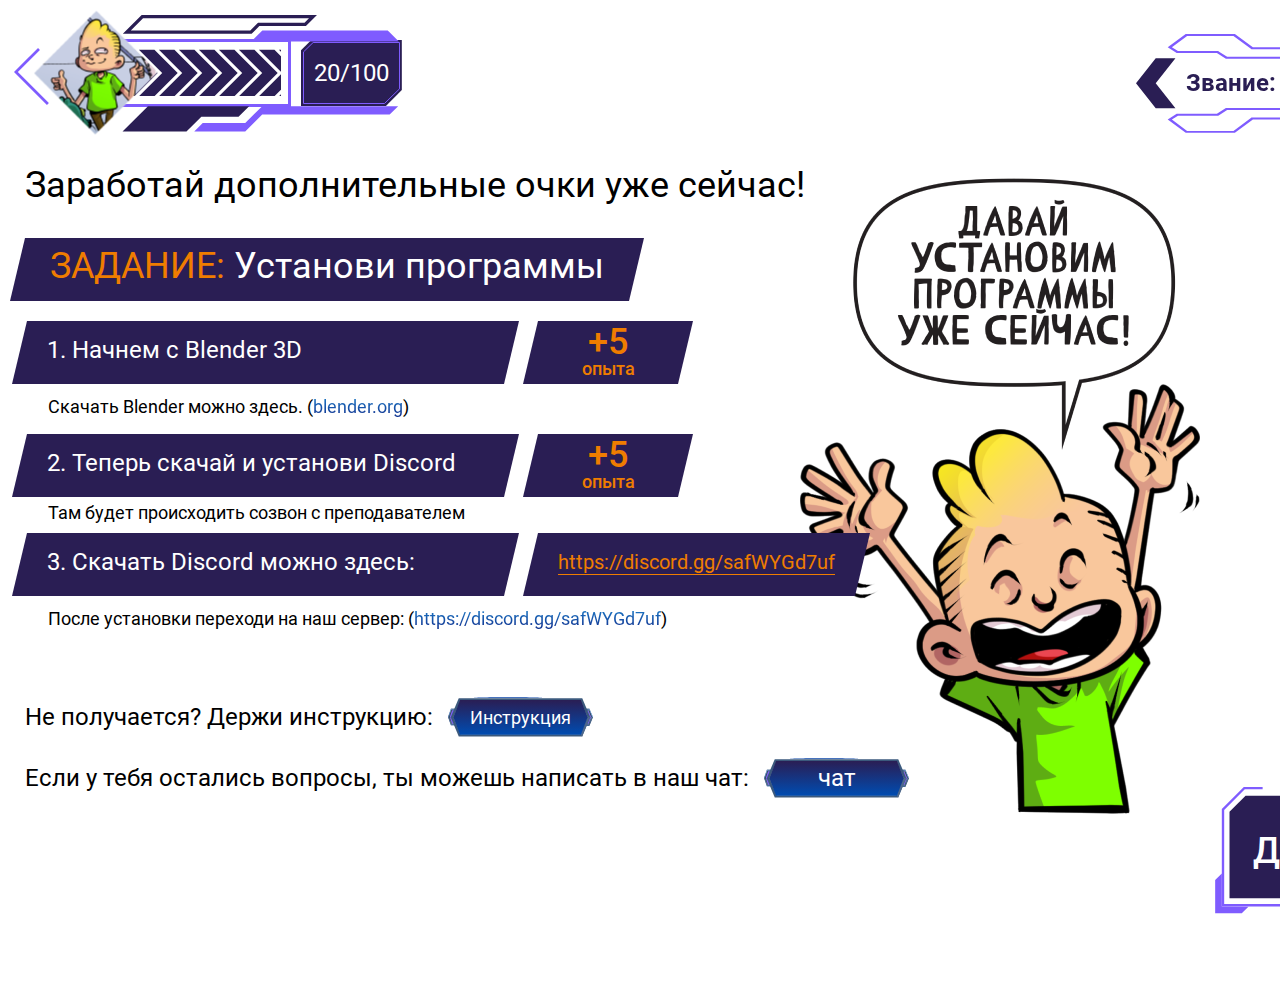
<file: index.html>
<!DOCTYPE html>

<html lang="ru">

<head>
	<meta charset="utf-8">
	<meta http-equiv="X-UA-Compatible" content="IE=edge" >
	<meta name="viewport" content="width=device-width, initial-scale=1.0">
	<meta name="description" content="">
	<link rel="stylesheet" type="text/css" href="style.css">
	<link rel="icon" type="image/png" href="favicon/favicon.ico" sizes="16x16">	
	<title>Komix</title>
</head>

<body>

	<div class="wrapper">

	<!-- Header -->
		
	<header>
		<div class="header_site">
			<div class="row">
				<div class="header_site_row">
					<div class="left">
						<div class="step_scale">
							<div>
								<div class="user_photo_wrapp">
									<img class="user_photo" src="img/user.jpg" alt="" />
								</div>
							</div>
							<div>
								<div class="scale_range_sect">
									<div class="scale_range_wrapp" style="width: 20%">
										<div class="scale_range"></div>
									</div>
									<div class="scale_range_vals">
										<p>20/100</p>
									</div>
								</div>
							</div>
						</div>
					</div>
					<div class="right">
						<div class="user_level">
							<img class="top_shape" src="img/user_level_top.svg" alt="" />
							<div>
								<p>Звание: <span class="orange">Senior</span></p>
							</div>
							<img class="bottom_shape" src="img/user_level_bottom.svg" alt="" />
						</div>
					</div>
				</div>
			</div>
		</div>								
	</header>

	<!-- /Header -->

	<!-- Content -->
		<div class="content">

		<!-- Section 1 - Main Page -->

		<section class="sect_1">
			<div class="row">
				<img class="comix_1" src='img/comix_1.png' alt="" />
				<div class="z_2">					
					<div class="setups_sect">
						<div class="h1_wrapp h1_wrapp_2">
							<h1>Заработай дополнительные очки уже сейчас! </h1>
						</div>					
						<div class="setups_wrapp">
							<div>
								<div class="setups_title shape_wrapp">
									<span class="left_shape"></span>
									<h2><span class="orange up">Задание:</span> Установи программы</h2>
									<span class="right_shape"></span>
								</div>
							</div>
							<div class="setups_items">
								<div class="setup_item">
									<div class="setup_item_two_cols">
										<div class="blue_figure shape_wrapp">
											<span class="left_shape"></span>
											<p>1. Начнем с Blender 3D</p>
											<span class="right_shape"></span>
										</div>
										<div class="blue_figure shape_wrapp">
											<span class="left_shape"></span>
											<div class="orange_vals">
												<p class="p_1">+5</p>
												<p>опыта</p>
											</div>
											<span class="right_shape"></span>
										</div>
									</div>
									<div class="setup_item_footer">
										<p>Скачать Blender можно здесь. (<a href="http://blender.org" class="blue_link">blender.org</a>)</p>
									</div>
								</div>
								<div class="setup_item">
									<div class="setup_item_two_cols">
										<div class="blue_figure shape_wrapp">
											<span class="left_shape"></span>
											<p>2. Теперь скачай и установи Discord</p>
											<span class="right_shape"></span>
										</div>
										<div class="blue_figure shape_wrapp">
											<span class="left_shape"></span>
											<div class="orange_vals">
												<p class="p_1">+5</p>
												<p>опыта</p>
											</div>
											<span class="right_shape"></span>
										</div>
									</div>
									<div class="setup_item_footer">
										<p>Там будет происходить созвон с преподавателем</p>
									</div>
								</div>
								<div class="setup_item">
									<div class="setup_item_two_cols">
										<div class="blue_figure shape_wrapp">
											<span class="left_shape"></span>
											<p>3. Скачать Discord можно здесь:</p>
											<span class="right_shape"></span>
										</div>
										<div class="blue_figure shape_wrapp">
											<span class="left_shape"></span>
											<div class="orange_vals">
												<p><a href="#" class="orange_link">https://discord.gg/safWYGd7uf</a></p>
											</div>
											<span class="right_shape"></span>
										</div>
									</div>
									<div class="setup_item_footer">
										<p>После установки переходи на наш сервер: (<a href="https://discord.gg/safWYGd7uf" class="blue_link">https://discord.gg/safWYGd7uf</a>)</p>
									</div>
								</div>
							</div>
						</div>
						<div class="page_footer">
							<div class="p_wrapp">
								<div>
									<p>Не получается? Держи инструкцию:</p>
								</div>
								<div>
									<a href="#" class="gradient_pill">Инструкция</a>
								</div>
							</div>
							<div class="p_wrapp">
								<div>
									<p>Если у тебя остались вопросы, ты можешь написать в наш чат:</p>
								</div>
								<div>
									<a href="#" class="gradient_pill gradient_pill_2">чат</a>
								</div>
							</div>
						</div>
					</div>
				</div>
			</div>
		</section>

		<!-- /Section 1 - Main Page -->

		</div>
	<!-- /Content -->

	<!-- Footer -->
	<footer class="footer_section pb_0">
		<div class="row">
			<div class="align_right">
				<a href="#" class="next_pill right_pill minus_top">Далее</a>
			</div>
		</div>
	</footer>
	<!-- /Footer -->

	</div>

	<link rel="stylesheet" type="text/css" href="responsive.css">
	<link rel="stylesheet" type="text/css" href="slick/slick.css">
	<link rel="stylesheet" type="text/css" href="vendors/css/jquery.mCustomScrollbar.css">
	<link rel="stylesheet" type="text/css" href="vendors/css/jquery.fancybox.css">
	<script src="vendors/js/jquery.js"></script>
	<script src="slick/slick.js"></script>
	<script type="text/javascript" src="vendors/js/jquery.mCustomScrollbar.concat.min.js"></script>
	<script src="vendors/js/jquery.fancybox.js"></script>
	<script src="js/scripts.js"></script>

</body>
</html>
</file>
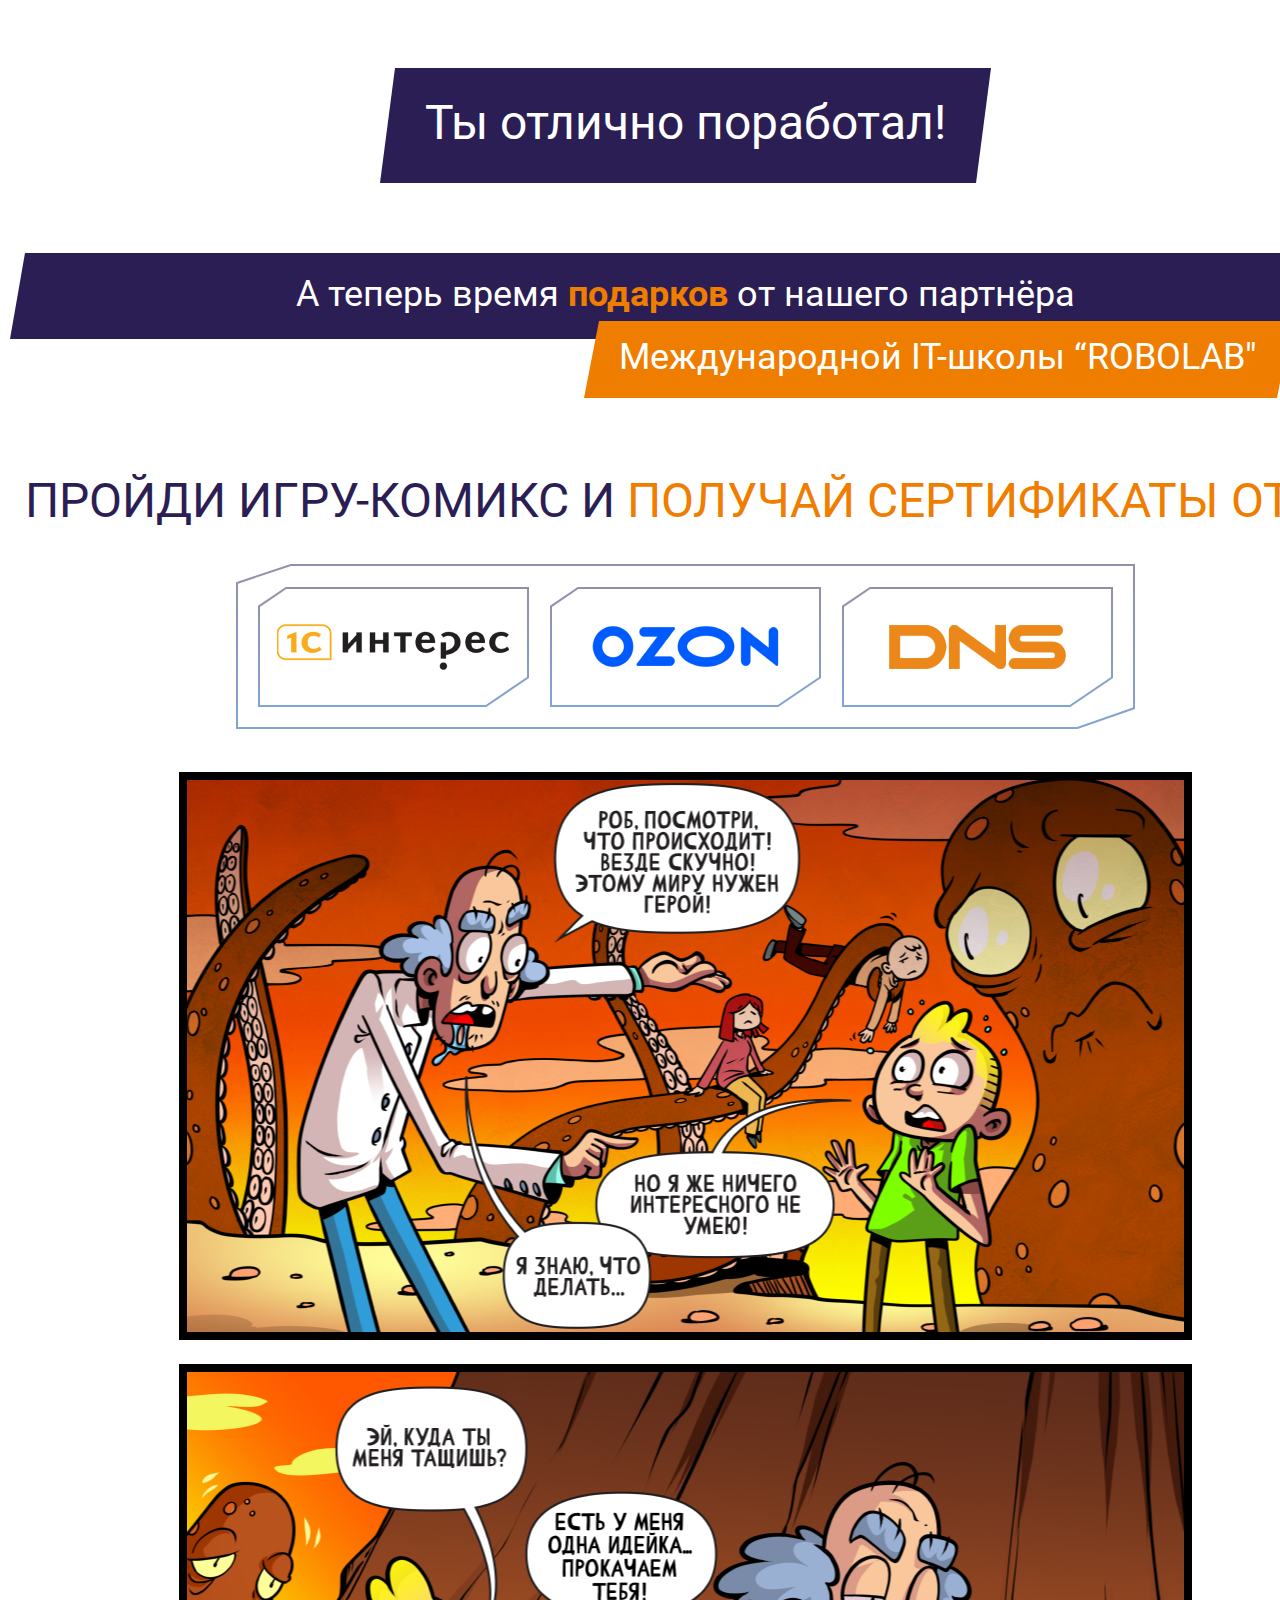
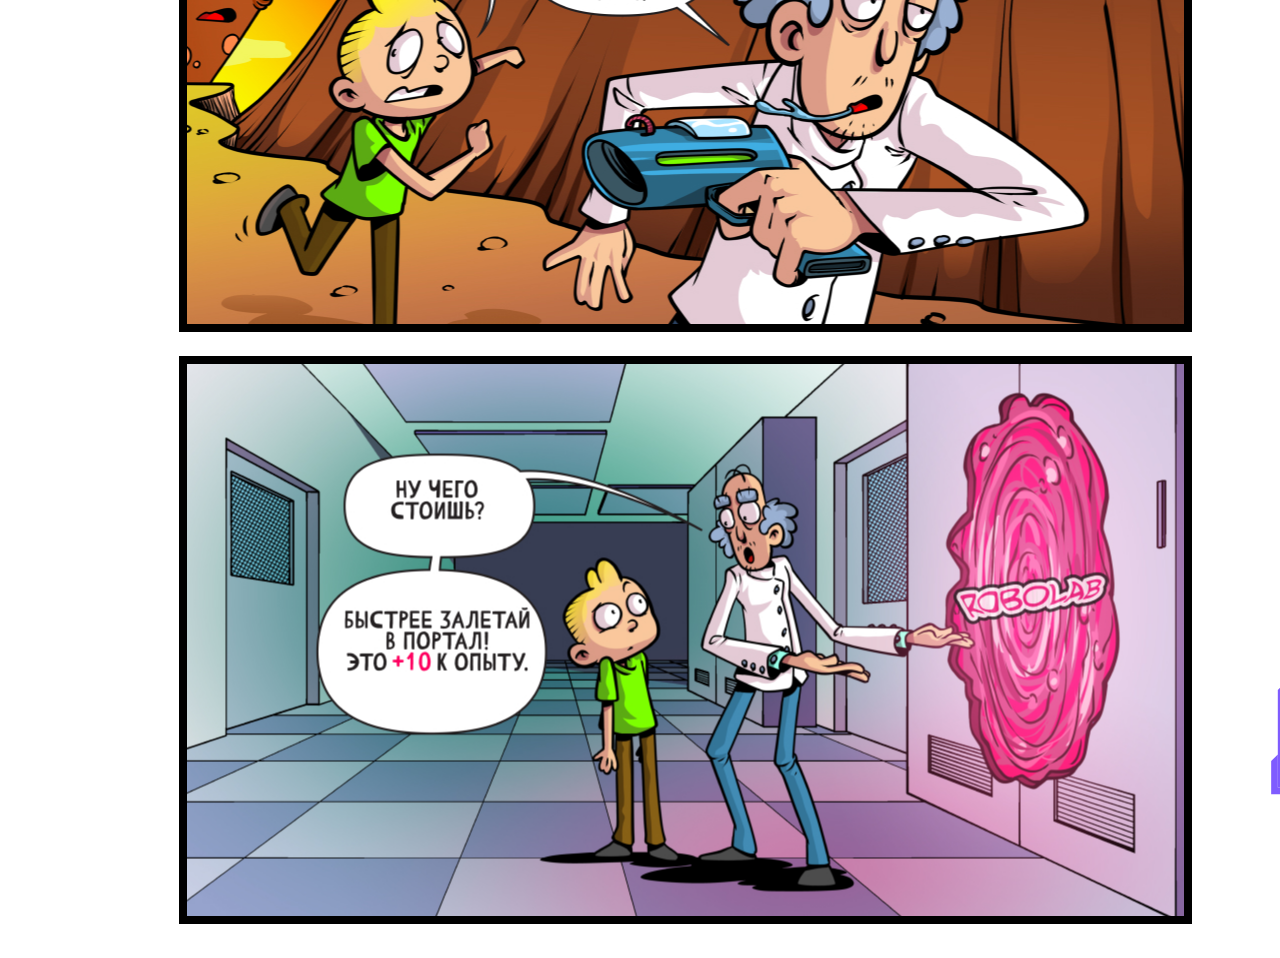
<file: index_main.html>
<!DOCTYPE html>

<html lang="ru">

<head>
	<meta charset="utf-8">
	<meta http-equiv="X-UA-Compatible" content="IE=edge" >
	<meta name="viewport" content="width=device-width, initial-scale=1.0">
	<meta name="description" content="">
	<link rel="stylesheet" type="text/css" href="style.css">
	<link rel="icon" type="image/png" href="favicon/favicon.ico" sizes="16x16">	
	<title>Komix</title>
</head>

<body>

	<div class="wrapper">

	<!-- Header -->
		
	<header>							
	</header>

	<!-- /Header -->

	<!-- Content -->
		<div class="content">

		<!-- Section 1 - Index Page -->

		<section class="sect_1_main">
			<div class="row">
				<div class="title_wrapp">
					<div class="blue_box_6 shape_wrapp">
						<span class="left_shape"></span>
						<p>Ты отлично поработал!</p>
						<span class="right_shape"></span>
					</div>
				</div>
				<div class="boxes_wrapp">
					<div>
						<div class="blue_box_5 blue_box_5_2 shape_wrapp">
							<span class="left_shape"></span>
							<p>А теперь время <span class="orange">подарков</span> от нашего партнёра</p>
							<span class="right_shape"></span>
						</div>
					</div>
					<div class="orange_box_wrapp">
						<div class="orange_box orange_box_2 shape_wrapp">
							<span class="left_shape"></span>
							<p> Международной IT-школы “ROBOLAB"</p>
							<span class="right_shape"></span>
						</div>
					</div>
				</div>
				<div class="h1_wrapp">
					<h1>Пройди игру-комикс и <span class="orange">получай сертификаты от</span></h1>
				</div>
				<div class="logos_thumbs">
					<div class="logo_thumb">
						<img src="img/1c_2.png" alt="" />
					</div>
					<div class="logo_thumb">
						<img src="img/ozon_2.png" alt="" />
					</div>
					<div class="logo_thumb">
						<img src="img/dns_2.png" alt="" />
					</div>
				</div>
				<div class="images_wrapp">
					<div class="img_wrapp">
						<img src="img/img_01.jpg" alt="" />
					</div>
					<div class="img_wrapp">
						<img src="img/img_02.jpg" alt="" />
					</div>
					<div class="img_wrapp">
						<img src="img/img_03.jpg" alt="" />
					</div>
				</div>
			</div>
			<div class="next_pill_wrapp">
				<div class="row">
					<div class="align_right">
						<a href="#" class="next_pill next_pill_2">Играть</a>
					</div>
				</div>
			</div>
		</section>

		<!-- /Section 1 - Index Page -->

		</div>
	<!-- /Content -->

	</div>

	<link rel="stylesheet" type="text/css" href="responsive.css">
	<link rel="stylesheet" type="text/css" href="slick/slick.css">
	<link rel="stylesheet" type="text/css" href="vendors/css/jquery.mCustomScrollbar.css">
	<link rel="stylesheet" type="text/css" href="vendors/css/jquery.fancybox.css">
	<script src="vendors/js/jquery.js"></script>
	<script src="slick/slick.js"></script>
	<script type="text/javascript" src="vendors/js/jquery.mCustomScrollbar.concat.min.js"></script>
	<script src="vendors/js/jquery.fancybox.js"></script>
	<script src="js/scripts.js"></script>

</body>
</html>
</file>
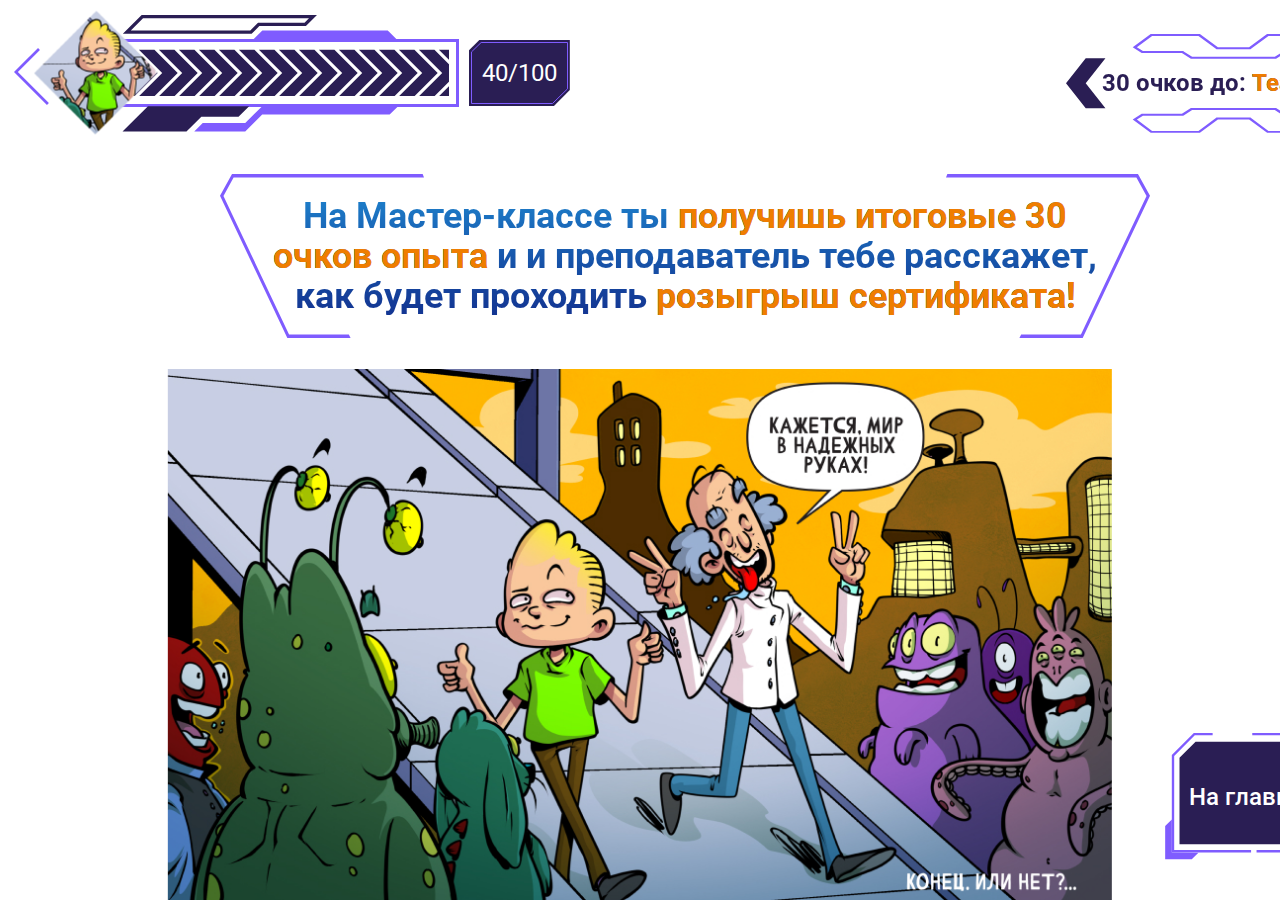
<file: page_2.html>
<!DOCTYPE html>

<html lang="ru">

<head>
	<meta charset="utf-8">
	<meta http-equiv="X-UA-Compatible" content="IE=edge" >
	<meta name="viewport" content="width=device-width, initial-scale=1.0">
	<meta name="description" content="">
	<link rel="stylesheet" type="text/css" href="style.css">
	<link rel="icon" type="image/png" href="favicon/favicon.ico" sizes="16x16">	
	<title>Komix</title>
</head>

<body>
	<img class="comix_2" src='img/comix_2.jpg' alt="" />
	<div class="wrapper">
	<!-- Header -->		
	<header>
		<div class="header_site">
			<div class="row">
				<div class="header_site_row">
					<div class="left">
						<div class="step_scale">
							<div>
								<div class="user_photo_wrapp">
									<img class="user_photo" src="img/user.jpg" alt="" />
								</div>
							</div>
							<div>
								<div class="scale_range_sect">
									<div class="scale_range_wrapp" style="width: 40%">
										<div class="scale_range"></div>
									</div>
									<div class="scale_range_vals">
										<p>40/100</p>
									</div>
								</div>
							</div>
						</div>
					</div>
					<div class="right">
						<div class="user_level">
							<img class="top_shape" src="img/user_level_top.svg" alt="" />
							<div>
								<p>30 очков до: <span class="orange">Team lead</span></p>
							</div>
							<img class="bottom_shape" src="img/user_level_bottom.svg" alt="" />
						</div>
					</div>
				</div>
			</div>
		</div>								
	</header>
	<!-- /Header -->
	<!-- Content -->
		<div class="content">
		<!-- Section 1 - Page 2 -->
		<section class="sect_2">
			<div class="row">
				<div class="top_text_wrapp">
					<p>На Мастер-классе ты <span class="orange">получишь итоговые 30 очков опыта</span> и и преподаватель тебе расскажет, как будет проходить <span class="orange">розыгрыш сертификата!</span></p>
				</div>				
			</div>			
		</section>
		<!-- /Section 1 - Page 2 -->	
		</div>
	<!-- /Content -->
	<!-- Footer -->
		<footer class="footer_section">
			<div class="row">
				<div class="align_right">
					<a href="#" class="next_pill smf">На главную</a>
				</div>
			</div>
		</footer>
	<!-- /Footer -->

	</div>

	<link rel="stylesheet" type="text/css" href="responsive.css">
	<script src="vendors/js/jquery.js"></script>
	<script src="js/scripts.js"></script>

</body>
</html>
</file>
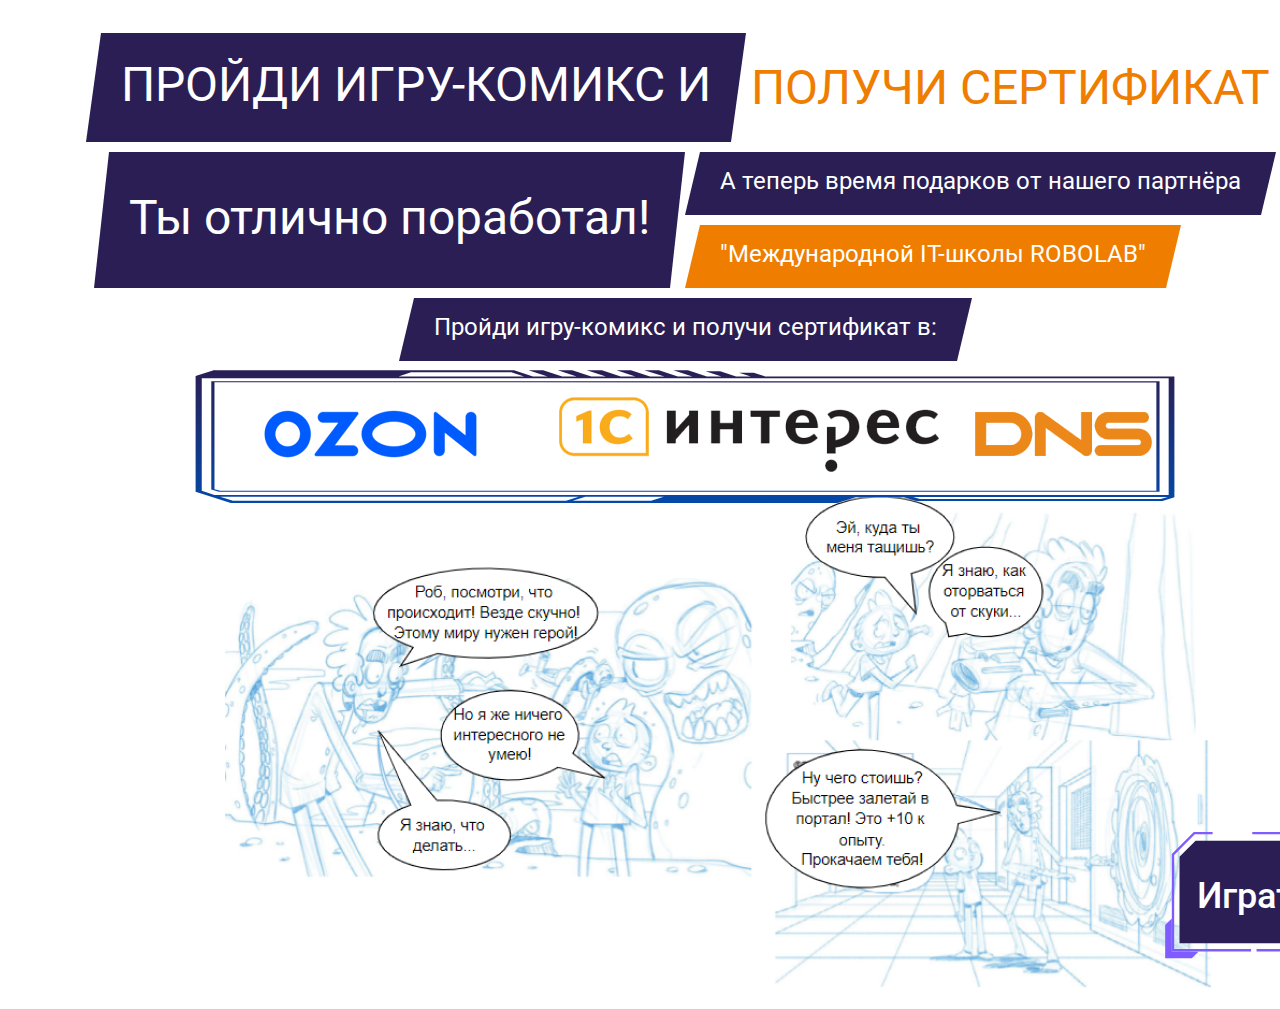
<file: page_3.html>
<!DOCTYPE html>

<html lang="ru">

<head>
	<meta charset="utf-8">
	<meta http-equiv="X-UA-Compatible" content="IE=edge" >
	<meta name="viewport" content="width=device-width, initial-scale=1.0">
	<meta name="description" content="">
	<link rel="stylesheet" type="text/css" href="style.css">
	<link rel="icon" type="image/png" href="favicon/favicon.ico" sizes="16x16">	
	<title>Komix</title>
</head>

<body>

	<div class="wrapper">
	<!-- Content -->
		<div class="content">
		<!-- Section 1 - Page 3 -->
		<section class="sect_3">
			<div class="row">

				<div class="title_two_cols">
					<div class="blue_box_2 shape_wrapp">
						<span class="left_shape"></span>
						<h2>Пройди игру-комикс и</h2>
						<span class="right_shape"></span>
					</div>
					<div class="orange_text">
						<h2>получи сертификат</h2>
					</div>
				</div>

				<div class="two_cols">
					<div>
						<div class="blue_box_3 shape_wrapp">
							<span class="left_shape"></span>
							<p>Ты отлично поработал!</p>
							<span class="right_shape"></span>
						</div>
					</div>
					<div>
						<div>
							<div class="blue_box_4 shape_wrapp">
								<span class="left_shape"></span>
								<p>А теперь время подарков от нашего партнёра</p>
								<span class="right_shape"></span>
							</div>
							<div class="orange_box shape_wrapp">
								<span class="left_shape"></span>
								<p>"Международной IT-школы ROBOLAB"</p>
								<span class="right_shape"></span>
							</div>
						</div>
					</div>
				</div>

				<div class="blue_box_wrapp">
					<div class="blue_box_4 shape_wrapp">
						<span class="left_shape"></span>
						<p>Пройди игру-комикс и получи сертификат в:</p>
						<span class="right_shape"></span>
					</div>
				</div>

				<div class="logos_wrapp_sect">
					<div class="logos_wrapp">
						<div>
							<img src="img/ozon.png" alt="" />
						</div>
						<div>
							<img src="img/1c.png" alt="" />
						</div>
						<div>
							<img src="img/dns.png" alt="" />
						</div>
					</div>
				</div>
				<img class="comix_3" src='img/comix_3.jpg' alt="" />
			</div>
			<div class="next_pill_wrapp">
				<div class="row">
					<div class="align_right">
						<a href="#" class="next_pill">Играть</a>
					</div>
				</div>
			</div>
		</section>
		<!-- /Section 1 - Page 3 -->	
		</div>
	<!-- /Content -->

	</div>

	<link rel="stylesheet" type="text/css" href="responsive.css">
	<script src="vendors/js/jquery.js"></script>
	<script src="js/scripts.js"></script>

</body>
</html>
</file>
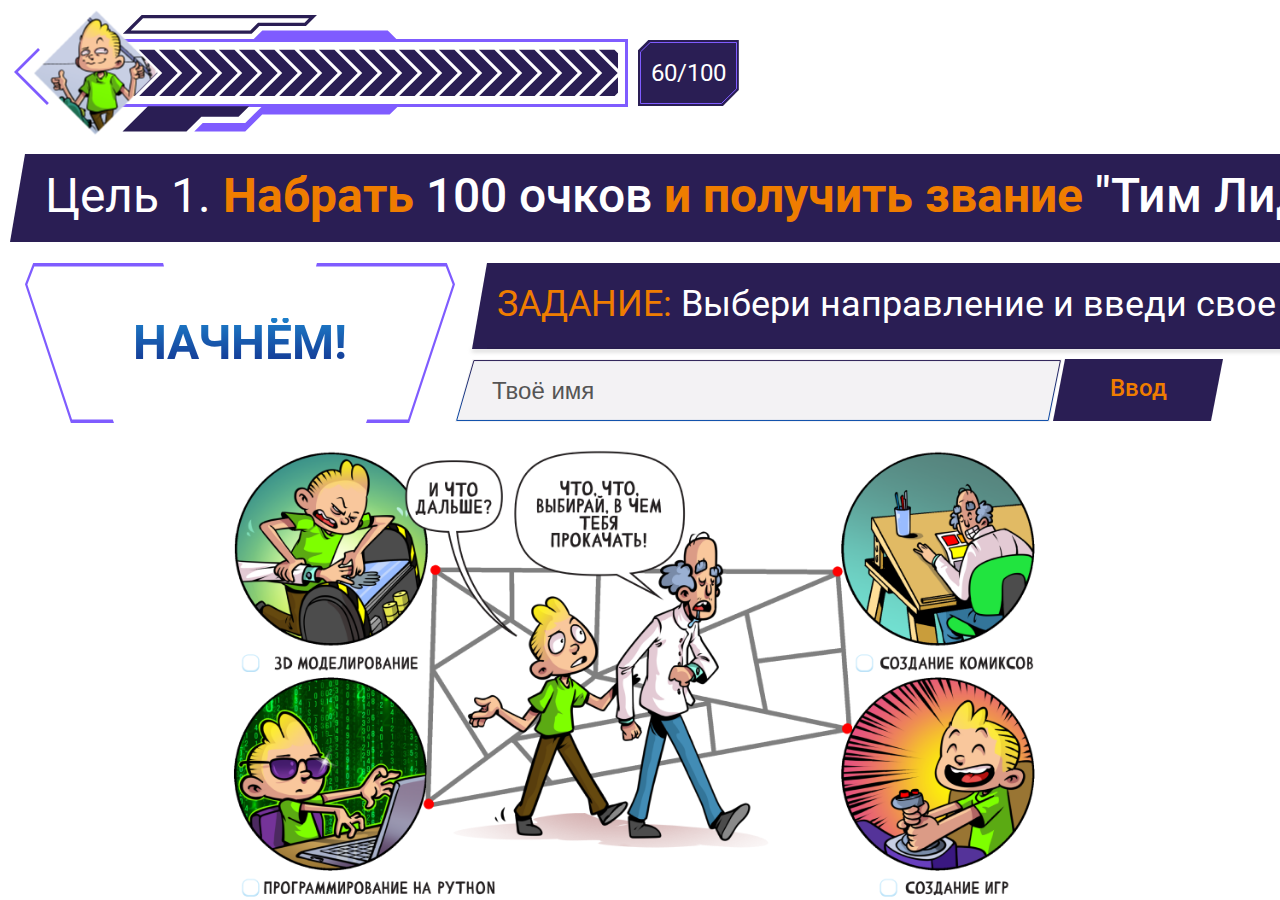
<file: page_4_2.html>
<!DOCTYPE html>
<html lang="ru">
<head>
	<meta charset="utf-8">
	<meta http-equiv="X-UA-Compatible" content="IE=edge" >
	<meta name="viewport" content="width=device-width, initial-scale=1.0">
	<meta name="description" content="">
	<link rel="stylesheet" type="text/css" href="style.css">
	<link rel="icon" type="image/png" href="favicon/favicon.ico" sizes="16x16">	
	<title>Komix</title>
</head>
<body>
	<img class="comix_4" src='img/comix_4.png' alt="" />
	<div class="wrapper">
	<!-- Header -->		
	<header>
		<div class="header_site">
			<div class="row">
				<div class="header_site_row">
					<div class="left">
						<div class="step_scale">
							<div>
								<div class="user_photo_wrapp">
									<img class="user_photo" src="img/user.jpg" alt="" />
								</div>
							</div>
							<div>
								<div class="scale_range_sect">
									<div class="scale_range_wrapp" style="width: 60%">
										<div class="scale_range"></div>
									</div>
									<div class="scale_range_vals">
										<p>60/100</p>
									</div>
								</div>
							</div>
						</div>
					</div>
					<div class="right">
					</div>
				</div>
			</div>
		</div>								
	</header>
	<!-- /Header -->
	<!-- Content -->
		<div class="content">
		<!-- Section 1 - Page 4 -->
		<section class="sect_2">
			<div class="row">
				<div class="title_3_wrapp shape_wrapp">
					<span class="left_shape"></span>
					<h2><span class="reg">Цель 1.</span> <span class="orange">Набрать</span> 100 очков <span class="orange">и получить звание</span> "Тим Лид"</h2>
					<span class="right_shape"></span>
				</div>
				<!-- <ul class="tabs_list">
					<li><a href="#">Программирование</a></li>
					<li><a href="#">3D-моделирование</a></li>
					<li><a href="#">Создание игр</a></li>
					<li><a href="#" class="active">Комиксы</a></li>
				</ul> -->
				<div class="two_cols_2">
					<div>
						<div class="begining_box">
							<h3>Начнём!</h3>
						</div>
					</div>
					<div>
						<div class="blue_box_5 blue_box_5_3 shape_wrapp">
							<span class="left_shape"></span>
							<p><span class="orange">Задание:</span> Выбери направление и введи свое имя</p>
							<div class="vals">
								<p>+15</p>
								<p class="p_1">опыта</p>
							</div>
							<span class="right_shape"></span>
						</div>
						<form>
							<div class="form_wrapp">
								<div>
									<div class="input_wrapp">
										<input type="text" placeholder="Твоё имя" />
									</div>
								</div>
								<div>
									<button type="submit" class="submit_btn shape_wrapp">
										<span class="left_shape"></span>
										<div class="center">
											<p class="p_1">Ввод</p>
										</div>
										<span class="right_shape"></span>
									</button>
								</div>
							</div>
						</form>
					</div>
				</div>
			</div>
		</section>
		<!-- /Section 1 - Page 4 -->	
		</div>
	<!-- /Content -->

	</div>

	<link rel="stylesheet" type="text/css" href="responsive.css">
	<script src="vendors/js/jquery.js"></script>
	<script src="js/scripts.js"></script>

</body>
</html>
</file>
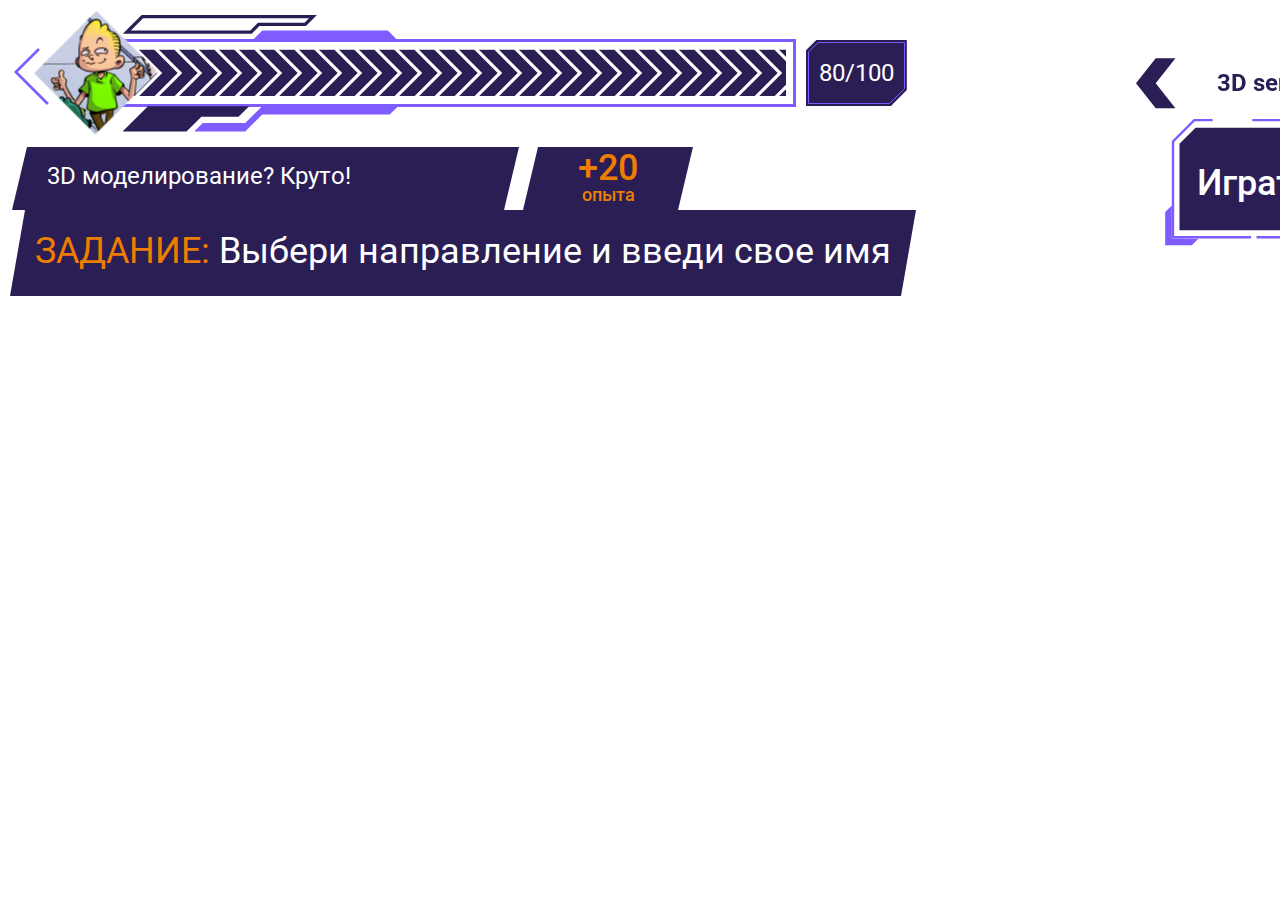
<file: page_5.html>
<!DOCTYPE html>
<html lang="ru">
<head>
	<meta charset="utf-8">
	<meta http-equiv="X-UA-Compatible" content="IE=edge" >
	<meta name="viewport" content="width=device-width, initial-scale=1.0">
	<meta name="description" content="">
	<link rel="stylesheet" type="text/css" href="style.css">
	<link rel="icon" type="image/png" href="favicon/favicon.ico" sizes="16x16">	
	<title>Komix</title>
</head>
<body>

	<div class="wrapper">
	<!-- Header -->		
	<header>
		<div class="header_site">
			<div class="row">
				<div class="header_site_row">
					<div class="left">
						<div class="step_scale">
							<div>
								<div class="user_photo_wrapp">
									<img class="user_photo" src="img/user.jpg" alt="" />
								</div>
							</div>
							<div>
								<div class="scale_range_sect">
									<div class="scale_range_wrapp" style="width: 80%">
										<div class="scale_range"></div>
									</div>
									<div class="scale_range_vals">
										<p>80/100</p>
									</div>
								</div>
							</div>
						</div>
					</div>
					<div class="right">
						<div class="user_level">
							<div>
								<p>3D senior</p>
							</div>
						</div>
					</div>
				</div>
			</div>
		</div>
	</header>
	<!-- /Header -->
	<!-- Content -->
		<div class="content">
		<!-- Section 1 - Page 5 -->
		<section class="sect_2">
			<div class="row">
				<div class="setup_item_two_cols">
					<div class="blue_figure shape_wrapp">
						<span class="left_shape"></span>
						<p>3D моделирование? Круто!</p>
						<span class="right_shape"></span>
					</div>
					<div class="blue_figure shape_wrapp">
						<span class="left_shape"></span>
						<div class="orange_vals">
							<p class="p_1">+20</p>
							<p>опыта</p>
						</div>
						<span class="right_shape"></span>
					</div>
				</div>
				<div class="blue_box_5 shape_wrapp">
					<span class="left_shape"></span>
					<p><span class="orange">Задание:</span> Выбери направление и введи свое имя</p>
					<span class="right_shape"></span>
				</div>
			</div>
			<div class="next_pill_wrapp">
				<div class="row">
					<div class="align_right">
						<a href="#" class="next_pill">Играть</a>
					</div>
				</div>
			</div>
		</section>
		<!-- /Section 1 - Page 5 -->	
		</div>
	<!-- /Content -->

	</div>

	<link rel="stylesheet" type="text/css" href="responsive.css">
	<script src="vendors/js/jquery.js"></script>
	<script src="js/scripts.js"></script>

</body>
</html>
</file>
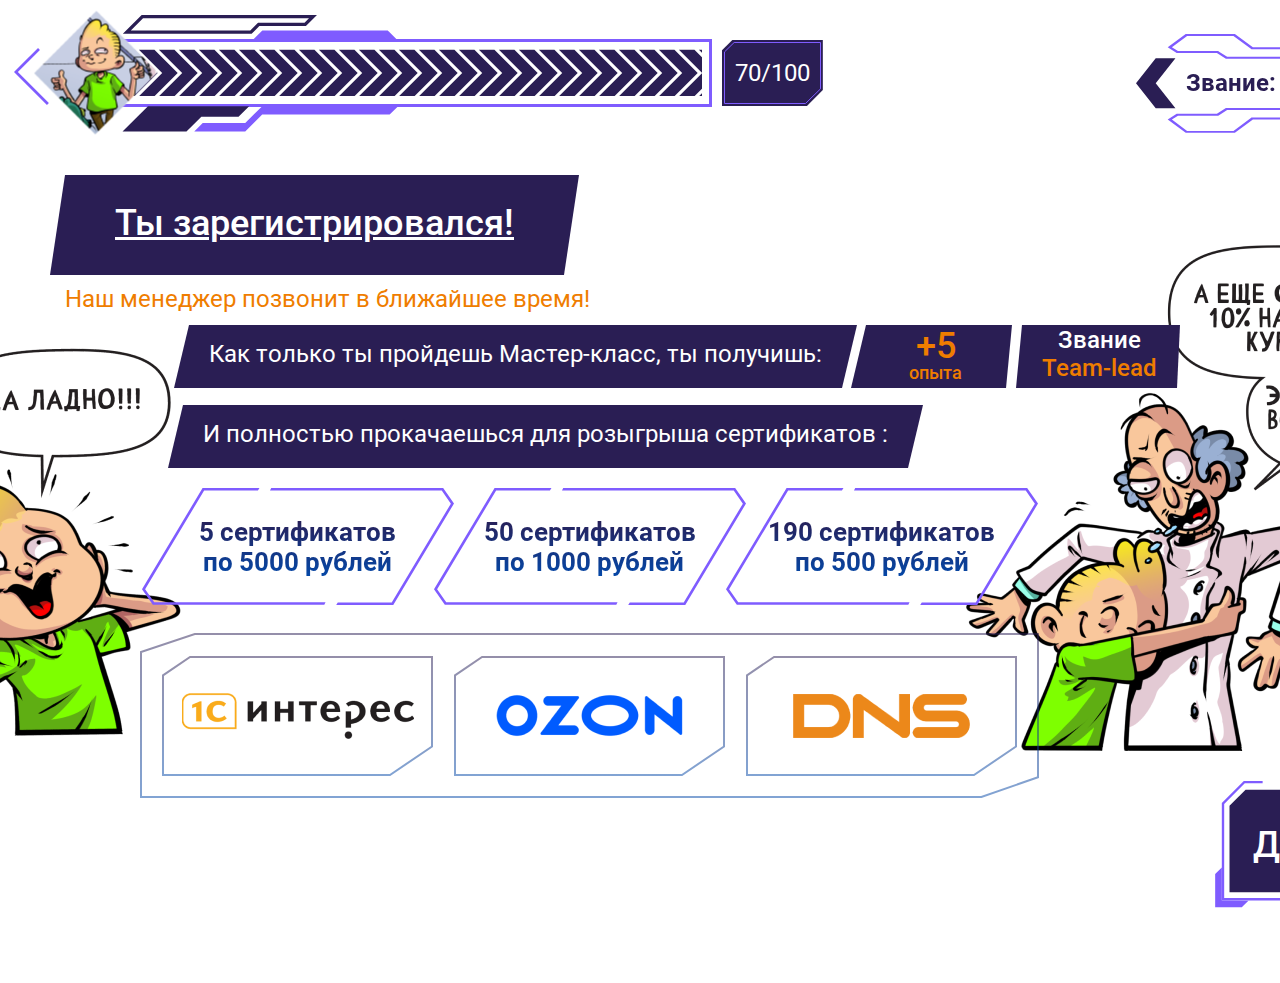
<file: page_6.html>
<!DOCTYPE html>

<html lang="ru">

<head>
	<meta charset="utf-8">
	<meta http-equiv="X-UA-Compatible" content="IE=edge" >
	<meta name="viewport" content="width=device-width, initial-scale=1.0">
	<meta name="description" content="">
	<link rel="stylesheet" type="text/css" href="style.css">
	<link rel="icon" type="image/png" href="favicon/favicon.ico" sizes="16x16">	
	<title>Komix</title>
</head>

<body>

	<div class="wrapper">

	<!-- Header -->
		
	<header>
		<div class="header_site">
			<div class="row">
				<div class="header_site_row">
					<div class="left">
						<div class="step_scale">
							<div>
								<div class="user_photo_wrapp">
									<img class="user_photo" src="img/user.jpg" alt="" />
								</div>
							</div>
							<div>
								<div class="scale_range_sect">
									<div class="scale_range_wrapp" style="width: 70%">
										<div class="scale_range"></div>
									</div>
									<div class="scale_range_vals">
										<p>70/100</p>
									</div>
								</div>
							</div>
						</div>
					</div>
					<div class="right">
						<div class="user_level">
							<img class="top_shape" src="img/user_level_top.svg" alt="" />
							<div>
								<p>Звание: <span class="orange">Senior</span></p>
							</div>
							<img class="bottom_shape" src="img/user_level_bottom.svg" alt="" />
						</div>
					</div>
				</div>
			</div>
		</div>								
	</header>

	<!-- /Header -->

	<!-- Content -->
		<div class="content">
		<!-- Section 1 - Page 6 -->
		<section>
			<div class="row">
				<div class="z_2">
					<div class="reg_succes_wrapp">			
						<div class="blue_box_7 shape_wrapp">
							<span class="left_shape"></span>
							<p>Ты зарегистрировался!</p>
							<span class="right_shape"></span>
						</div>
						<p class="orange">Наш менеджер позвонит в ближайшее время!</p>
					</div>
					<div class="page_6_templ">
						<img class="comix_left" src="img/comix_left.png" alt="" />
						<div class="z_2">
							<div class="tree_blue_box">
								<div>
									<div class="blue_figure shape_wrapp">
										<span class="left_shape"></span>
										<p>Как только ты пройдешь Мастер-класс, ты получишь:</p>
										<span class="right_shape"></span>
									</div>
								</div>
								<div>
									<div class="blue_figure shape_wrapp shape_2">
										<span class="left_shape"></span>
										<div class="orange_vals">
											<p class="p_1">+5</p>
											<p>опыта</p>
										</div>
										<span class="right_shape"></span>
									</div>
								</div>
								<div>
									<div class="blue_figure blue_figure_2 shape_wrapp shape_3">
										<span class="left_shape"></span>
										<div class="orange_vals">
											<p class="white">Звание </p>
											<p>Team-lead</p>
										</div>
										<span class="right_shape"></span>
									</div>
								</div>
							</div>
							<div class="blue_figure shape_wrapp">
								<span class="left_shape"></span>
								<p>И полностью прокачаешься для розыгрыша сертификатов :</p>
								<span class="right_shape"></span>
							</div>
							<div class="thumbnails_2_wrapp">
								<div class="thumb_2">
									<p>5 сертификатов по 5000 рублей</p>
								</div>
								<div class="thumb_2">
									<p>50 сертификатов по 1000 рублей</p>
								</div>
								<div class="thumb_2">
									<p>190 сертификатов по 500 рублей</p>
								</div>
							</div>
							<div class="logos_thumbs logos_thumbs_2">
								<div class="logo_thumb">
									<img src="img/1c_2.png" alt="" />
								</div>
								<div class="logo_thumb">
									<img src="img/ozon_2.png" alt="" />
								</div>
								<div class="logo_thumb">
									<img src="img/dns_2.png" alt="" />
								</div>
							</div>
						</div>
						<img class="comix_right" src="img/comix_right.png" alt="" />
					</div>
				</div>
			</div>
		</section>
		<!-- /Section 1 - Page 6 -->
		</div>
	<!-- /Content -->

	<!-- Footer -->
	<footer class="footer_section pb_0">
		<div class="row">
			<div class="align_right">
				<a href="#" class="next_pill right_pill minus_top minus_top_2">Далее</a>
			</div>
		</div>
	</footer>
	<!-- /Footer -->

	</div>

	<link rel="stylesheet" type="text/css" href="responsive.css">
	<link rel="stylesheet" type="text/css" href="slick/slick.css">
	<link rel="stylesheet" type="text/css" href="vendors/css/jquery.mCustomScrollbar.css">
	<link rel="stylesheet" type="text/css" href="vendors/css/jquery.fancybox.css">
	<script src="vendors/js/jquery.js"></script>
	<script src="slick/slick.js"></script>
	<script type="text/javascript" src="vendors/js/jquery.mCustomScrollbar.concat.min.js"></script>
	<script src="vendors/js/jquery.fancybox.js"></script>
	<script src="js/scripts.js"></script>

</body>
</html>
</file>
<file: style.css>
@charset "utf-8";

/*------------------*/
/*-- Fonts --*/
/*------------------*/

@font-face {
    font-family: 'Roboto';
    src: url('fonts/Roboto-Bold.eot');
    src: url('fonts/Roboto-Bold.eot?#iefix') format('embedded-opentype'),
        url('fonts/Roboto-Bold.woff2') format('woff2'),
        url('fonts/Roboto-Bold.woff') format('woff'),
        url('fonts/Roboto-Bold.ttf') format('truetype'),
        url('fonts/Roboto-Bold.svg#Roboto-Bold') format('svg');
    font-weight: bold;
    font-style: normal;
    font-display: swap;
}

@font-face {
    font-family: 'Roboto';
    src: url('fonts/Roboto-Regular.eot');
    src: url('fonts/Roboto-Regular.eot?#iefix') format('embedded-opentype'),
        url('fonts/Roboto-Regular.woff2') format('woff2'),
        url('fonts/Roboto-Regular.woff') format('woff'),
        url('fonts/Roboto-Regular.ttf') format('truetype'),
        url('fonts/Roboto-Regular.svg#Roboto-Regular') format('svg');
    font-weight: normal;
    font-style: normal;
    font-display: swap;
}

@font-face {
    font-family: 'Roboto';
    src: url('fonts/Roboto-Medium.eot');
    src: url('fonts/Roboto-Medium.eot?#iefix') format('embedded-opentype'),
        url('fonts/Roboto-Medium.woff2') format('woff2'),
        url('fonts/Roboto-Medium.woff') format('woff'),
        url('fonts/Roboto-Medium.ttf') format('truetype'),
        url('fonts/Roboto-Medium.svg#Roboto-Medium') format('svg');
    font-weight: 500;
    font-style: normal;
    font-display: swap;
}

/*-------------------------------------------*/
/* BASIC SETUP */
/*-------------------------------------------*/

* {
    margin: 0;
    padding: 0;
    -webkit-box-sizing: border-box;
    -moz-box-sizing: border-box;
    box-sizing: border-box;
}

html {
    -webkit-text-size-adjust: 100%;
}

html,
body {
    min-height: 100%;
    min-width: 100%;
    height: 100%;
}

body {
    background: #ffffff;
}

.wrapper {
    position: relative;
    display: flex;
    display: -ms-flexbox;
    display: -webkit-flex;
    flex-direction: column;
    -webkit-flex-direction: column;
    -ms-flex-direction: column;
    min-height: 100%;
    min-height: 100vh;
}

header {
    flex: 0 0 auto;
    -webkit-flex: 0 0 auto;
}

.content {
    flex: 1 0 auto;
    -webkit-flex: 1 0 auto;
}

footer {
    flex: 0 0 auto;
    -webkit-flex: 0 0 auto;
}

::-webkit-input-placeholder {color:#555555;}
::-moz-placeholder          {color:#555555;}
:-moz-placeholder           {color:#555555;}
:-ms-input-placeholder      {color:#555555;}

input,
textarea,
button,
select,
a,
img {
    outline: none;
}

select {
    -webkit-appearance: none;
    appearance: none;
    -moz-appearance;
    text-indent: 0.01px;
    text-overflow: "";
}

*::-ms-expand { display: none; }

input::-webkit-outer-spin-button,
input::-webkit-inner-spin-button {
    -webkit-appearance: none;
}

input[type="number"] {
    -moz-appearance: textfield;
}

input {
    -webkit-appearance: none;
    -moz-appearance
}

button {
    -webkit-appearance: none;
    -moz-appearance
}

textarea {
    resize: none;
    overflow: auto;
    -webkit-appearance: none;
    -moz-appearance;
}

input::-webkit-input-placeholder       {opacity: 1; transition: opacity .3s ease;}
input::-moz-placeholder                {opacity: 1; transition: opacity .3s ease;}
input:-moz-placeholder                 {opacity: 1; transition: opacity .3s ease;}
input:-ms-input-placeholder            {opacity: 1; transition: opacity .3s ease;}
input:focus::-webkit-input-placeholder {opacity: 0; transition: opacity .3s ease;}
input:focus::-moz-placeholder          {opacity: 0; transition: opacity .3s ease;}
input:focus:-moz-placeholder           {opacity: 0; transition: opacity .3s ease;}
input:focus:-ms-input-placeholder      {opacity: 0; transition: opacity .3s ease;}

textarea::-webkit-input-placeholder       {opacity: 1; transition: opacity .3s ease;}
textarea::-moz-placeholder                {opacity: 1; transition: opacity .3s ease;}
textarea:-moz-placeholder                 {opacity: 1; transition: opacity .3s ease;}
textarea:-ms-input-placeholder            {opacity: 1; transition: opacity .3s ease;}
textarea:focus::-webkit-input-placeholder {opacity: 0; transition: opacity .3s ease;}
textarea:focus::-moz-placeholder          {opacity: 0; transition: opacity .3s ease;}
textarea:focus:-moz-placeholder           {opacity: 0; transition: opacity .3s ease;}
textarea:focus:-ms-input-placeholder      {opacity: 0; transition: opacity .3s ease;}


/*-------------------------------------------*/
/* ----- DEFAULT STYLES ------ */
/*-------------------------------------------*/

section {
    position: relative;
}

h1 {
    font-family: 'Roboto', Arial, Verdana, sans-serif;
    font-weight: 400;
    font-size: 36px;
    line-height: 42px;
    color: #000;
}

h2 {
    font-family: 'Roboto', Arial, Verdana, sans-serif;
    font-weight: 600;
    font-size: 36px;
    line-height: 40px;
    color: #000;
}

h3 {
    font-family: 'Roboto', Arial, Verdana, sans-serif;
    font-weight: 400;
    font-size: 24px;
    line-height: 28px;
    color: #FFF;
}

h4 {
    font-family: 'Roboto', Arial, Verdana, sans-serif;
    font-weight: 400;
    font-size: 24px;
    line-height: 35px;
    color: #000;
}

p {
    font-family: 'Roboto', Arial, Verdana, sans-serif;
    font-weight: 400;
    font-size: 24px;
    line-height: 35px;
    color: #000;
}

a {
    text-decoration: none;
    font-family: 'Roboto', Arial, Verdana, sans-serif;
    font-weight: 400;
    font-size: 24px;
    line-height: 35px;
    color: #000;
}

li {
    list-style: none;
    font-family: 'Roboto', Arial, Verdana, sans-serif;
    font-weight: 400;
    font-size: 24px;
    line-height: 35px;
    color: #000;
}

img {
    outline: none;
    border: 1px solid transparent;
    border: none;
}

button:hover,
button:active,
a:hover,
a:active {
    -webkit-tap-highlight-color: rgba(0,0,0,0); 
    -webkit-tap-highlight-color: transparent;
}

input {

}

input:focus {

}

textarea {

}

textarea:focus {

}

/*-------------------------------------------*/
/* ----- REUSABLE COMPONENTS ------ */
/*-------------------------------------------*/

.row {
    width: 1370px;
    margin: 0 auto;
    padding: 0 25px;
}

.overflow_wrapp {
    overflow: hidden;
}

.align_center {
    text-align: center;
}

.align_right {
    text-align: right;
}

.align_left {
    text-align: left;
}

/*-------------------------------------------*/
/* ----- HEADER ------ */
/*-------------------------------------------*/

.header_site_row {
    display: flex;
    display: -webkit-flex;
}

.header_site_row > .left {
    width: calc(100% - 370px);
    padding: 10px 10px 5px 0;
}

.header_site_row > .right {
    display: flex;
    display: -webkit-flex;
    justify-content: flex-end;
    -webkit-justify-content: flex-end;
    width: 370px;
    padding: 10px 0 5px 5px;
    position: relative;
    right: -125px;
}

.step_scale {
    display: flex;
    display: -webkit-flex;
}

.step_scale > div:nth-child(1) {
    width: 140px;
    position: relative;
    z-index: 3;
}

.step_scale > div:nth-child(2) {
    width: calc(100% - 140px);
}

.user_photo_wrapp {
    height: 123px;
    width: 123px;
    position: relative;
}

.user_photo_wrapp:before {
    display: block;
    content: "";
    width: 35px;
    height: 57px;
    background-image: url(img/user_shape.svg);
    background-repeat: no-repeat;
    background-size: contain;
    background-position: center;
    position: absolute;
    top: 38px;
    left: -11px;
}

.user_photo {
    position: absolute;
    top: calc(50% - .5px);
    left: calc(50% + 11px);
    transform: translate(-50%, -50%);
    -webkit-transform: translate(-50%, -50%);
    clip-path: polygon(50% 0%, 100% 50%, 50% 100%, 0% 50%);
}

.scale_range_sect {
    display: flex;
    display: -webkit-flex;
    position: relative;
    padding: 24px 0 25px 0;
    margin: 5px 0 0 -43px;
}

.scale_range_sect:before {
    display: block;
    content: "";
    width: 277px;
    height: 27px;
    background-image: url(img/top_scale_shape.svg);
    background-repeat: no-repeat;
    background-size: contain;
    background-position: center;
    position: absolute;
    top: 0;
    left: 0;
}

.scale_range_sect:after {
    display: block;
    content: "";
    width: 277px;
    height: 27px;
    background-image: url(img/bottom_scale_shape.svg);
    background-repeat: no-repeat;
    background-size: contain;
    background-position: center;
    position: absolute;
    bottom: 0;
    left: 0;
}

.scale_range_wrapp {
    display: inline-block;
    vertical-align: top;
    border: 3px solid #7F5CFF;
    padding: 7px 7px 7px 13px;
    position: relative;
    overflow: hidden;
}

.scale_range_wrapp:before {
    display: block;
    content: "";
    width: 7px;
    height: 100%;
    background-color: #fff;
    position: absolute;
    top: 0;
    left: 0;
    z-index: 2;
}

.scale_range:before {
    display: block;
    content: "";
    height: 47px;
    background-image: url(img/scale_arrow.svg);
    background-repeat: repeat-x;
}

.scale_range:after {
    display: block;
    content: "";
    height: 47px;
    width: 100%;
    background-image: url(img/scale_arrow.svg);
    background-repeat: repeat-x;
    position: absolute;
    top: 7px;
    left: -7px;
}

.scale_range_vals {
    display: inline-flex;
    display: -webkit-inline-flex;
    justify-content: center;
    -webkit-justify-content: center;
    align-items: center;
    -webkit-align-items: center;
    min-width: 101px;
    height: 68px;
    margin-left: 10px;
    background-image: url(img/scale_range.svg);
    background-repeat: no-repeat;
    background-size: contain;
    background-position: center;
}

.scale_range_vals p {
    font-weight: 400;
    font-size: 24px;
    line-height: 28px;
    color: #FFF;
}

.user_level {
    display: inline-block;
    vertical-align: top;
    min-width: 253px;
    height: 101px;
    margin: 31px 0 0 0;
    position: relative;
}

.user_level .top_shape {
    display: block;
    width: 100%;
    height: 25px;
    content: "";
    position: absolute;
    top: -7px;
    left: 0;
}

.user_level .bottom_shape {
    display: block;
    width: 100%;
    height: 25px;
    content: "";
    position: absolute;
    bottom: 9px;
    left: 0;
}

.user_level:before {
    display: block;
    width: 41px;
    height: 52px;
    content: "";
    position: absolute;
    top: 16px;
    left: -7px;
    background-image: url(img/user_level_left.svg);
    background-repeat: no-repeat;
    background-size: contain;
    background-position: center;
}

.user_level:after {
    display: block;
    width: 41px;
    height: 52px;
    content: "";
    position: absolute;
    top: 16px;
    right: -7px;
    background-image: url(img/user_level_right.svg);
    background-repeat: no-repeat;
    background-size: contain;
    background-position: center;
}

.user_level > div {
    padding: 28px 30px;
}

.user_level p {
    text-align: center;
    font-weight: 600;
    font-size: 24px;
    line-height: 28px;
    background: linear-gradient(0deg, #2A1E54 0%, #2A1E54 79.69%, #27215A 92.71%, #2A1E54 100%);
    -webkit-background-clip: text;
    -webkit-text-fill-color: transparent;
    background-clip: text;
    text-fill-color: transparent;
}

.user_level p .orange {
    color: #EF7D00;
    background: no-repeat;
    -webkit-background-clip: #EF7D00;
    -webkit-text-fill-color: #EF7D00;
    background-clip: #EF7D00;
    text-fill-color: #EF7D00;
}


/*-------------------------------------------*/
/* ----- CONTENT ------ */
/*-------------------------------------------*/

/*-- Section 1 - Index Page --*/

.title_wrapp {
    text-align: center;
    padding: 68px 0 60px;
}

.blue_box_6 {
    display: inline-flex;
    display: -webkit-inline-flex;
    align-items: center;
    -webkit-align-items: center;
    min-width: 140px;
    min-height: 115px;
    background-color: #2A1E54;
    position: relative;
    padding: 1px 30px 6px 30px;
}

.blue_box_6 p {
    font-weight: 400;
    font-size: 48px;
    line-height: 56px;
    color: #FFF;
}

.boxes_wrapp {
    padding: 10px 0 58px 0;
}

.blue_box_5_2 {
    width: 100%;
    text-align: center;
}

.blue_box_5_2 p {
    width: 100%;
}

.blue_box_5.blue_box_5_2 p .orange {
    font-weight: bold;
    text-transform: none;
}

.orange_box_wrapp {
    margin-top: -18px;
    margin-right: 68px;
    text-align: right;
}

.orange_box.orange_box_2 {
    min-height: 77px;
}

.orange_box.orange_box_2 p {
    font-size: 36px;
    line-height: 42px;
}

.h1_wrapp {
    padding: 17px 0 17px 0;
}

.h1_wrapp h1 {
    font-weight: 400;
    font-size: 48px;
    line-height: 56px;
    text-transform: uppercase;
    color: #2A1E54;
}

.h1_wrapp h1 .orange {
    color: #EF7D00;
}

.logos_thumbs {
    display: flex;
    display: -webkit-flex;
    align-items: center;
    -webkit-align-items: center;
    justify-content: center;
    -webkit-justify-content: center;
    max-width: 900px;
    height: 165px;
    width: 100%;
    margin: 18px auto;
    background-image: url(img/logo_thumbs.svg);
    background-repeat: no-repeat;
    background-size: contain;
    background-position: center;
}

.logo_thumb {
    display: flex;
    display: -webkit-flex;
    align-items: center;
    -webkit-align-items: center;
    justify-content: center;
    -webkit-justify-content: center;
    width: 272px;
    height: 120px;
    margin: 10px;
    background-image: url(img/logo_thumb.svg);
    background-repeat: no-repeat;
    background-size: contain;
    background-position: center;
}

.logo_thumb img {
    display: block;
    width: auto;
    height: auto;
    max-width: 100%;
    max-height: 100%;
}

.images_wrapp {
    padding: 1px 0 10px 0;
}

.img_wrapp {
    height: 568px;
    max-width: 1013px;
    margin: 24px auto;
    overflow: hidden;
    border: 8px solid #000;
    position: relative;
}

.img_wrapp img {
    display: block;
    width: auto;
    height: auto;
    min-width: 100%;
    min-height: 100%;
    position: absolute;
    top: 50%;
    left: 50%;
    transform: translate(-50%, -50%);
    -webkit-transform: translate(-50%, -50%);
}

.next_pill_2 {
    position: relative;
    top: -113px;
    right: -106px;
}

/*-- /Section 1 - Index Page --*/

/*-- Section 1 - Main Page --*/

.sect_1 > .row {
    position: relative;
}

.setups_sect {
    position: relative;
}

.comix_1 {
    position: absolute;
    bottom: 25px;
    right: 44px;
}

.z_2 {
    position: relative;
    z-index: 2;
}

.h1_wrapp.h1_wrapp_2 h1 {
    text-transform: none;
    font-weight: 400;
    font-size: 36px;
    line-height: 42px;
    color: #000;
}

.up {
    text-transform: uppercase;
}

.setups_wrapp {
    padding: 5px 0 10px 0;
}

.setups_title {
    display: inline-block;
    vertical-align: top;
    background-color: #2A1E54;
    position: relative;
    margin: 10px 0 10px 0;
    padding: 7px 25px 14px 25px;
}

.shape_wrapp .left_shape {
    display: block;
    content: "";
    width: 0;
    height: 0;
    border-style: solid;
    border-width: 0 0 15px 15px;
    border-color: transparent transparent #2a1e54 transparent;
    position: absolute;
    top: 0;
    left: -15px;
}

.shape_wrapp .right_shape {
    display: block;
    content: "";
    width: 0;
    height: 0;
    border-style: solid;
    border-width: 15px 15px 0 0;
    border-color: #2a1e54 transparent transparent transparent;
    position: absolute;
    top: 0;
    right: -15px;
}

.setups_title h2 {
    font-weight: 400;
    font-size: 36px;
    line-height: 42px;
    color: #FFF;
}

.orange {
    color: #EF7D00;
}

.setups_items {
    display: inline-block;
}

.setup_item {
    margin: 10px 0;
}

.setup_item_two_cols {
    display: flex;
    display: -webkit-flex;
    margin: 0 -15px;
}

.setup_item_two_cols > div {
    margin: 0 17px;
}

.setup_item_two_cols > div:nth-child(1) {
    min-width: 477px;
}

.blue_figure {
    display: inline-flex;
    display: -webkit-inline-flex;
    align-items: center;
    -webkit-align-items: center;
    min-width: 140px;
    min-height: 63px;
    background-color: #2A1E54;
    position: relative;
    padding: 1px 20px 6px 20px;
}

.blue_figure p {
    font-weight: 400;
    font-size: 24px;
    line-height: 28px;
    color: #FFF;
}

.orange_vals {
    width: 100%;
    text-align: center;
}

.orange_vals p {
    font-weight: 500;
    font-size: 18px;
    line-height: 15px;
    color: #EF7D00;
}

.orange_vals p.p_1 {
    font-size: 36px;
    line-height: 37px;
}

.setup_item_footer {
    padding: 5px 0 0 23px;
}

.setup_item_footer p {
    font-weight: 400;
    font-size: 18px;
    line-height: 21px;
    color: #000;
}

.blue_link {
    border-bottom: 1px solid transparent;
    font-weight: 400;
    font-size: 18px;
    line-height: 35px;
    background: linear-gradient(0deg, #133592 0%, #15459E 27%, #1B6FBE 81%, #1D80CB 100%);
    -webkit-background-clip: text;
    -webkit-text-fill-color: transparent;
    background-clip: text;
    text-fill-color: transparent;
    -webkit-transition-property: border;
    -webkit-transition-duration: .3s;
    -webkit-transition-timing-function: ease;

    -moz-transition-property: border;
    -moz-transition-duration: .3s;
    -moz-transition-timing-function: ease;

    -ms-transition-property: border;
    -ms-transition-duration: .3s;
    -ms-transition-timing-function: ease;

    -o-transition-property: border;
    -o-transition-duration: .3s;
    -o-transition-timing-function: ease;

    transition-property: border;
    transition-duration: .3s;
    transition-timing-function: ease;
}

.blue_link:hover {
    border-bottom: 1px solid #133592;
}

.orange_link {
    border-bottom: 1px solid #EF7D00;
    font-weight: 400;
    font-size: 20px;
    line-height: 23px;
    color: #EF7D00;
    -webkit-transition-property: border;
    -webkit-transition-duration: .3s;
    -webkit-transition-timing-function: ease;

    -moz-transition-property: border;
    -moz-transition-duration: .3s;
    -moz-transition-timing-function: ease;

    -ms-transition-property: border;
    -ms-transition-duration: .3s;
    -ms-transition-timing-function: ease;

    -o-transition-property: border;
    -o-transition-duration: .3s;
    -o-transition-timing-function: ease;

    transition-property: border;
    transition-duration: .3s;
    transition-timing-function: ease;
}

.orange_link:hover {
    border-bottom: 1px solid transparent;
}

.page_footer {
    padding: 20px 0 20px 0;
}

.p_wrapp {
    display: flex;
    display: -webkit-flex;
    align-items: center;
    -webkit-align-items: center;
    margin: 21px -6px;
}

.p_wrapp > div {
    padding: 0 6px;
}

.p_wrapp p {
    font-weight: 400;
    font-size: 24px;
    line-height: 28px;
    color: #000;
}

.gradient_pill {
    display: inline-flex;
    display: inline-webkit-flex;
    align-items: center;
    -webkit-align-items: center;
    justify-content: center;
    -webkit-justify-content: center;
    height: 40px;
    min-width: 151px;
    background-repeat: no-repeat;
    background-position: center;
    background-image: url(img/gradient_pill.svg);
    background-size: contain;
    font-weight: 400;
    font-size: 18px;
    line-height: 21px;
    color: #FFF;
}

.gradient_pill_2 {
    font-size: 24px;
    line-height: 28px;
}

.next_pill {
    display: inline-flex;
    display: inline-webkit-flex;
    align-items: center;
    -webkit-align-items: center;
    justify-content: center;
    -webkit-justify-content: center;
    text-align: center;
    min-height: 127px;
    min-width: 180px;
    background-repeat: no-repeat;
    background-position: center;
    background-image: url(img/next_pill.svg);
    background-size: contain;
    font-weight: 500;
    font-size: 36px;
    line-height: 42px;
    color: #FFF;
}

.right_pill {
    position: relative;
    right: -125px;
}

/*-- /Section 1 - Main Page --*/

/*-- Section 1 - Page 2 --*/

.top_text_wrapp {
    max-width: 960px;
    margin: 27px auto;
    padding: 22px 62px;
    text-align: center;
    position: relative;
}

.top_text_wrapp:before {
    display: block;
    content: "";
    width: 204px;
    height: 164px;
    background-repeat: no-repeat;
    background-position: center;
    background-image: url(img/h2_wrapp_left.svg);
    background-size: contain;
    position: absolute;
    top: 0;
    left: 15px;
}

.top_text_wrapp:after {
    display: block;
    content: "";
    width: 204px;
    height: 164px;
    background-repeat: no-repeat;
    background-position: center;
    background-image: url(img/h2_wrapp_right.svg);
    background-size: contain;
    position: absolute;
    top: 0;
    right: 15px;
}

.top_text_wrapp p {
    font-weight: 600;
    font-size: 36px;
    line-height: 40px;
    background: linear-gradient(0deg, #133592 0%, #15459E 27%, #1B6FBE 81%, #1D80CB 100%);
    -webkit-background-clip: text;
    -webkit-text-fill-color: transparent;
    background-clip: text;
    text-fill-color: transparent;
}

.top_text_wrapp p .orange {
    background: transparent;
    -webkit-background-clip: none;
    -webkit-text-fill-color: #EF7D00;
    background-clip: none;
    text-fill-color: #EF7D00;
    color: #EF7D00;
}

.comix_2 {
    width: auto;
    height: 100%;
    max-height: calc(100vh - 369px);
    max-width: 100%;
    position: absolute;
    bottom: 0;
    left: 50%;
    transform: translate(-50%, 0);
    -webkit-transform: translate(-50%, 0);
}

.smf {
    font-size: 24px;
}

/*-- /Section 1 - Page 2 --*/

/*-- Section 1 - Page 3 --*/

.sect_3 {
    padding-top: 28px;
}

.title_two_cols {
    display: flex;
    display: -webkit-flex;
    justify-content: center;
    -webkit-justify-content: center;
    align-items: center;
    -webkit-align-items: center;
}

.title_two_cols > div {
    margin: 5px 10px;
}

.blue_box_2 {
    display: inline-flex;
    display: -webkit-inline-flex;
    align-items: center;
    -webkit-align-items: center;
    min-width: 140px;
    min-height: 109px;
    background-color: #2A1E54;
    position: relative;
    padding: 1px 20px 6px 20px;
}

.blue_box_2 h2 {
    font-weight: 400;
    font-size: 48px;
    line-height: 56px;
    text-transform: uppercase;
    color: #FFF;
}

.orange_text h2 {
    font-weight: 400;
    font-size: 48px;
    line-height: 56px;
    text-transform: uppercase;
    color: #EF7D00;
}

.two_cols {
    display: flex;
    display: -webkit-flex;
    justify-content: center;
    -webkit-justify-content: center;
}

.two_cols > div:nth-child(1) {
    width: 50%;
    padding: 0 15px 0 0;
    display: flex;
    display: -webkit-flex;
    justify-content: flex-end;
    -webkit-justify-content: flex-end;
}

.two_cols > div:nth-child(2) {
    width: 50%;
    padding: 0 0 0 15px;
    display: flex;
    display: -webkit-flex;
    justify-content: flex-start;
    -webkit-justify-content: flex-start;
}

.blue_box_3 {
    display: inline-flex;
    display: -webkit-inline-flex;
    align-items: center;
    -webkit-align-items: center;
    min-width: 140px;
    min-height: 130px;
    background-color: #2A1E54;
    position: relative;
    padding: 1px 20px 6px 20px;
}

.blue_box_3 p {
    font-weight: 400;
    font-size: 48px;
    line-height: 56px;
    color: #FFF;
}

.two_cols .shape_wrapp {
    margin: 5px 0;
}

.blue_box_4 {
    display: inline-flex;
    display: -webkit-inline-flex;
    align-items: center;
    -webkit-align-items: center;
    min-width: 140px;
    min-height: 63px;
    background-color: #2A1E54;
    position: relative;
    padding: 1px 20px 6px 20px;
}

.blue_box_4 p {
    font-weight: 400;
    font-size: 24px;
    line-height: 28px;
    color: #FFF;
}

.orange_box {
    display: inline-flex;
    display: -webkit-inline-flex;
    align-items: center;
    -webkit-align-items: center;
    min-width: 140px;
    min-height: 63px;
    background-color: #EF7D00;
    position: relative;
    padding: 1px 20px 6px 20px;
}

.orange_box p {
    font-weight: 400;
    font-size: 24px;
    line-height: 28px;
    color: #FFF;
}

.orange_box .left_shape {
    border-color: transparent transparent #EF7D00 transparent;
}

.orange_box .right_shape {
    border-color: #EF7D00 transparent transparent transparent;
}

.blue_box_wrapp {
    padding: 5px 0;
    text-align: center;
}

.logos_wrapp_sect {
    text-align: center;
    position: relative;
    z-index: 2;
}

.logos_wrapp {
    display: inline-flex;
    display: -webkit-inline-flex;
    align-items: center;
    -webkit-align-items: center;
    justify-content: center;
    -webkit-justify-content: center;
    min-height: 140px;
    padding: 5px 5px;
    background-repeat: no-repeat;
    background-position: center;
    background-image: url(img/logos_wrapp.svg);
    background-size: contain;
}

.logos_wrapp > div {
    padding: 5px 18px;
}

.comix_3 {
    display: block;
    margin: 0 auto;
    position: relative;
    top: -14px;
    left: 33px;
}

.next_pill_wrapp {
    width: 100%;
    padding: 50px 0;
    position: absolute;
    bottom: 0;
    left: 0;
}

/*-- /Section 1 - Page 3 --*/

/*-- Section 1 - Page 4 --*/

.title_3_wrapp {
    display: inline-flex;
    display: -webkit-inline-flex;
    align-items: center;
    -webkit-align-items: center;
    min-width: 140px;
    min-height: 88px;
    background-color: #2A1E54;
    position: relative;
    margin: 16px 0 11px 0;
    padding: 1px 20px 6px 20px;
}

.title_3_wrapp h2 {
    font-weight: 500;
    font-size: 48px;
    line-height: 56px;
    color: #FFF;
}

.title_3_wrapp h2 .reg {
    font-weight: 400;
}

.title_3_wrapp .orange {
    font-weight: 600;
    font-size: 48px;
    line-height: 56px;
    color: #EF7D00;
}

.tabs_list {
    display: flex;
    display: -webkit-flex;
    flex-wrap: wrap;
    -webkit-flex-wrap: wrap;
    margin: 0 -16px;
}

.tabs_list li {
    padding: 4px 8px;
}

.tabs_list li a {
    display: flex;
    display: -webkit-flex;
    align-items: center;
    -webkit-align-items: center;
    justify-content: center;
    -webkit-justify-content: center;
    width: 317px;
    height: 66px;
    background-repeat: no-repeat;
    background-position: center;
    background-image: url(img/tab_pill_blue.svg);
    background-size: contain;
    font-weight: 400;
    font-size: 24px;
    line-height: 50px;
    color: #FFF;
}

.tabs_list li a:active,
.tabs_list li a.active,
.tabs_list li a:hover {
    background-image: url(img/tab_pill_orange.svg);
}

.two_cols_2 {
    display: flex;
    display: -webkit-flex;
    padding: 10px 0 10px 0;
}

.two_cols_2 > div:nth-child(1) {
    width: 430px;
}

.two_cols_2 > div:nth-child(2) {
    width: calc(100% - 430px);
    padding: 0 0 0 32px;
}

.begining_box {
    display: flex;
    display: -webkit-flex;
    align-items: center;
    -webkit-align-items: center;
    height: 160px;
    padding: 10px 30px;
    position: relative;
}

.begining_box:before {
    display: block;
    content: "";
    width: 139px;
    height: 160px;
    background-repeat: no-repeat;
    background-position: center;
    background-image: url(img/begining_left.svg);
    background-size: contain;
    position: absolute;
    top: 0;
    left: 0;
}

.begining_box:after {
    display: block;
    content: "";
    width: 139px;
    height: 160px;
    background-repeat: no-repeat;
    background-position: center;
    background-image: url(img/begining_right.svg);
    background-size: contain;
    position: absolute;
    top: 0;
    right: 0;
}

.begining_box h3 {
    width: 100%;
    text-align: center;
    text-transform: uppercase;
    font-weight: 600;
    font-size: 48px;
    line-height: 50px;
    background: linear-gradient(0deg, #133592 0%, #15459E 27%, #1B6FBE 81%, #1D80CB 100%);
    -webkit-background-clip: text;
    -webkit-text-fill-color: transparent;
    background-clip: text;
    text-fill-color: transparent;
}

.blue_box_5 {
    display: inline-flex;
    display: -webkit-inline-flex;
    align-items: center;
    -webkit-align-items: center;
    min-width: 140px;
    min-height: 86px;
    background-color: #2A1E54;
    position: relative;
    padding: 1px 10px 6px 10px;
}

.blue_box_5_3 {
    width: calc(100% + 140px);
}

.blue_box_5_3:before {
    display: block;
    content: "";
    width: calc(100% - 140px);
    height: 1px;
    box-shadow: 0 4px 4px rgba(0, 0, 0, .5);
    -webkit-box-shadow: 0 4px 4px rgba(0, 0, 0, .5);
    position: absolute;
    bottom: 2px;
    left: -15px;
}

.blue_box_5 p {
    font-weight: 400;
    font-size: 36px;
    line-height: 50px;
    color: #FFF;
}

.blue_box_5 p .orange {
    text-transform: uppercase;
}

.form_wrapp {
    display: flex;
    display: -webkit-flex;
    max-width: 760px;
    margin: 10px 0 0 -32px;
}

.form_wrapp > div:nth-child(1) {
    width: calc(100% - 150px);
}

.form_wrapp > div:nth-child(2) {
    width: 150px;
}

.input_wrapp {
    max-width: 607px;
    height: 63px;
    background-repeat: no-repeat;
    background-position: center;
    background-image: url(img/form_bg.svg);
    background-size: contain;
}

.input_wrapp input {
    display: block;
    height: 63px;
    width: 100%;
    padding: 0 10px;
    max-width: 550px;
    margin-left: 27px;
    background: transparent;
    font-weight: 400;
    font-size: 24px;
    line-height: 62px;
    color: #2A1E54;
    border: none;
}

.submit_btn {
    display: inline-flex;
    display: -webkit-inline-flex;
    align-items: center;
    -webkit-align-items: center;
    min-width: 146px;
    min-height: 62px;
    border: none;
    background-color: #2A1E54;
    position: relative;
    padding: 1px 20px 6px 20px;
    text-align: center;
    cursor: pointer;
}

.submit_btn p.p_1 {
    font-weight: 500;
    font-size: 24px;
    line-height: 26px;
    color: #EF7D00;
}

.vals {
    text-align: center;
}

.blue_box_5_3 .vals {
    margin-left: 54px;
}

.vals p {
    font-weight: 500;
    font-size: 36px;
    line-height: 37px;
    color: #EF7D00;
}

.vals p.p_1 {
    font-weight: 500;
    font-size: 18px;
    line-height: 19px;
    color: #EF7D00;
}

.submit_btn .center {
    width: 100%;
    text-align: center;
} 

.submit_btn .left_shape {
    display: block;
    content: "";
    width: 0;
    height: 0;
    border-style: solid;
    border-width: 0 0 15px 12px;
    border-color: transparent transparent #2a1e54 transparent;
    position: absolute;
    top: 0;
    left: -12px;
}

.submit_btn .right_shape {
    display: block;
    content: "";
    width: 0;
    height: 0;
    border-style: solid;
    border-width: 15px 12px 0 0;
    border-color: #2a1e54 transparent transparent transparent;
    position: absolute;
    top: 0;
    right: -12px;
}

.comix_4 {
    height: auto;
    width: auto;
    max-height: calc(100vh - 450px);
    max-width: 100%;
    position: absolute;
    bottom: 0;
    left: 50%;
    transform: translate(-50%, 0);
    -webkit-transform: translate(-50%, 0);
}

/*-- /Section 1 - Page 4 --*/

/*-- Section 1 - Page 5 --*/



/*-- /Section 1 - Page 5 --*/

/*-- Section 1 - Page 6 --*/

.reg_succes_wrapp {
    padding: 28px 0 0 40px;
}

.blue_box_7 {
    display: inline-flex;
    display: -webkit-inline-flex;
    align-items: center;
    -webkit-align-items: center;
    min-width: 140px;
    min-height: 100px;
    background-color: #2A1E54;
    position: relative;
    padding: 1px 50px 6px 50px;
}

.blue_box_7 p {
    font-weight: 500;
    font-size: 36px;
    line-height: 50px;
    text-decoration-line: underline;
    color: #FFF;
}

.reg_succes_wrapp .orange {
    padding-top: 4px;
    font-weight: 400;
    font-size: 24px;
    line-height: 40px;
    color: #EF7D00;
}

.page_6_templ {
    max-width: 1005px;
    margin: 0 auto;
    position: relative;
}

.tree_blue_box {
    display: flex;
    display: -webkit-flex;
    margin: 0 -6px 11px -6px;
}

.tree_blue_box > div {
    padding: 6px 12px;
}

.blue_figure_2 p {
    font-weight: 500;
    font-size: 24px;
    line-height: 28px;
}

.blue_figure_2 p.white {
    color: #FFF;
}

.shape_2 .right_shape {
    border-width: 15px 6px 0 0;
    right: -6px;
}

.shape_3 .left_shape {
    border-width: 0 0 15px 6px;
    left: -6px;
}

.shape_3 .right_shape {
    border-width: 15px 3px 0 0;
    right: -3px;
}

.tree_blue_box .shape_3 {
    margin-left: -8px;
}

.thumbnails_2_wrapp {
    display: flex;
    display: -webkit-flex;
    margin: 10px 0;
    position: relative;
    left: -31px;
}

.thumb_2 {
    display: flex;
    display: -webkit-flex;
    align-items: center;
    -webkit-align-items: center;
    justify-content: center;
    -webkit-justify-content: center;
    width: 312px;
    height: 117px;
    margin: 10px -10px;
    padding: 10px 42px;
    text-align: center;
    background-repeat: no-repeat;
    background-image: url(img/thumb_2_bg.svg);
    background-size: contain;
    background-position: center;
}

.thumb_2 p {
    font-weight: 600;
    font-size: 26px;
    line-height: 30px;
    background: linear-gradient(0deg, #0448A8 0%, #2A1E54 100%);
    -webkit-background-clip: text;
    -webkit-text-fill-color: transparent;
    background-clip: text;
    text-fill-color: transparent;
}

.logos_thumbs_2 {
    margin: 18px 0 18px -43px;
}

.minus_top.minus_top_2 {
    top: -75px;
}

.comix_left {
    position: absolute;
    bottom: 59px;
    right: calc(100% + 91px);
}

.comix_right {
    position: absolute;
    bottom: 47px;
    left: 100%;
}

/*-- /Section 1 - Page 6 --*/

/*-------------------------------------------*/
/* ----- FOOTER ------ */
/*-------------------------------------------*/

footer {
    padding: 1px 0;
}

.footer_section {
    padding: 40px 0;
}

.pb_0 {
    padding-bottom: 0;
}

.align_right {
    display: flex;
    justify-content: flex-end;
}

.minus_top {
    position: relative;
    top: -92px;
    z-index: 2;
}
</file>
<file: responsive.css>
@media only screen and (max-width: 1800px) {
	.comix_left {
		right: 100%;
	}

	.comix_right {
		left: 78%;
	}
}

@media only screen and (max-width: 1600px) {

	.header_site_row > .right {
	    right: -50px;
	}

	.right_pill {
	    right: -50px;
	}

	.comix_1 {
	    right: 170px;
	}

}


@media only screen and (max-width: 900px) {



}

@media only screen and (max-width: 767px) {



}

@media only screen and (max-width: 600px) {



}


@media only screen and (max-width: 480px) {

	
}
</file>
